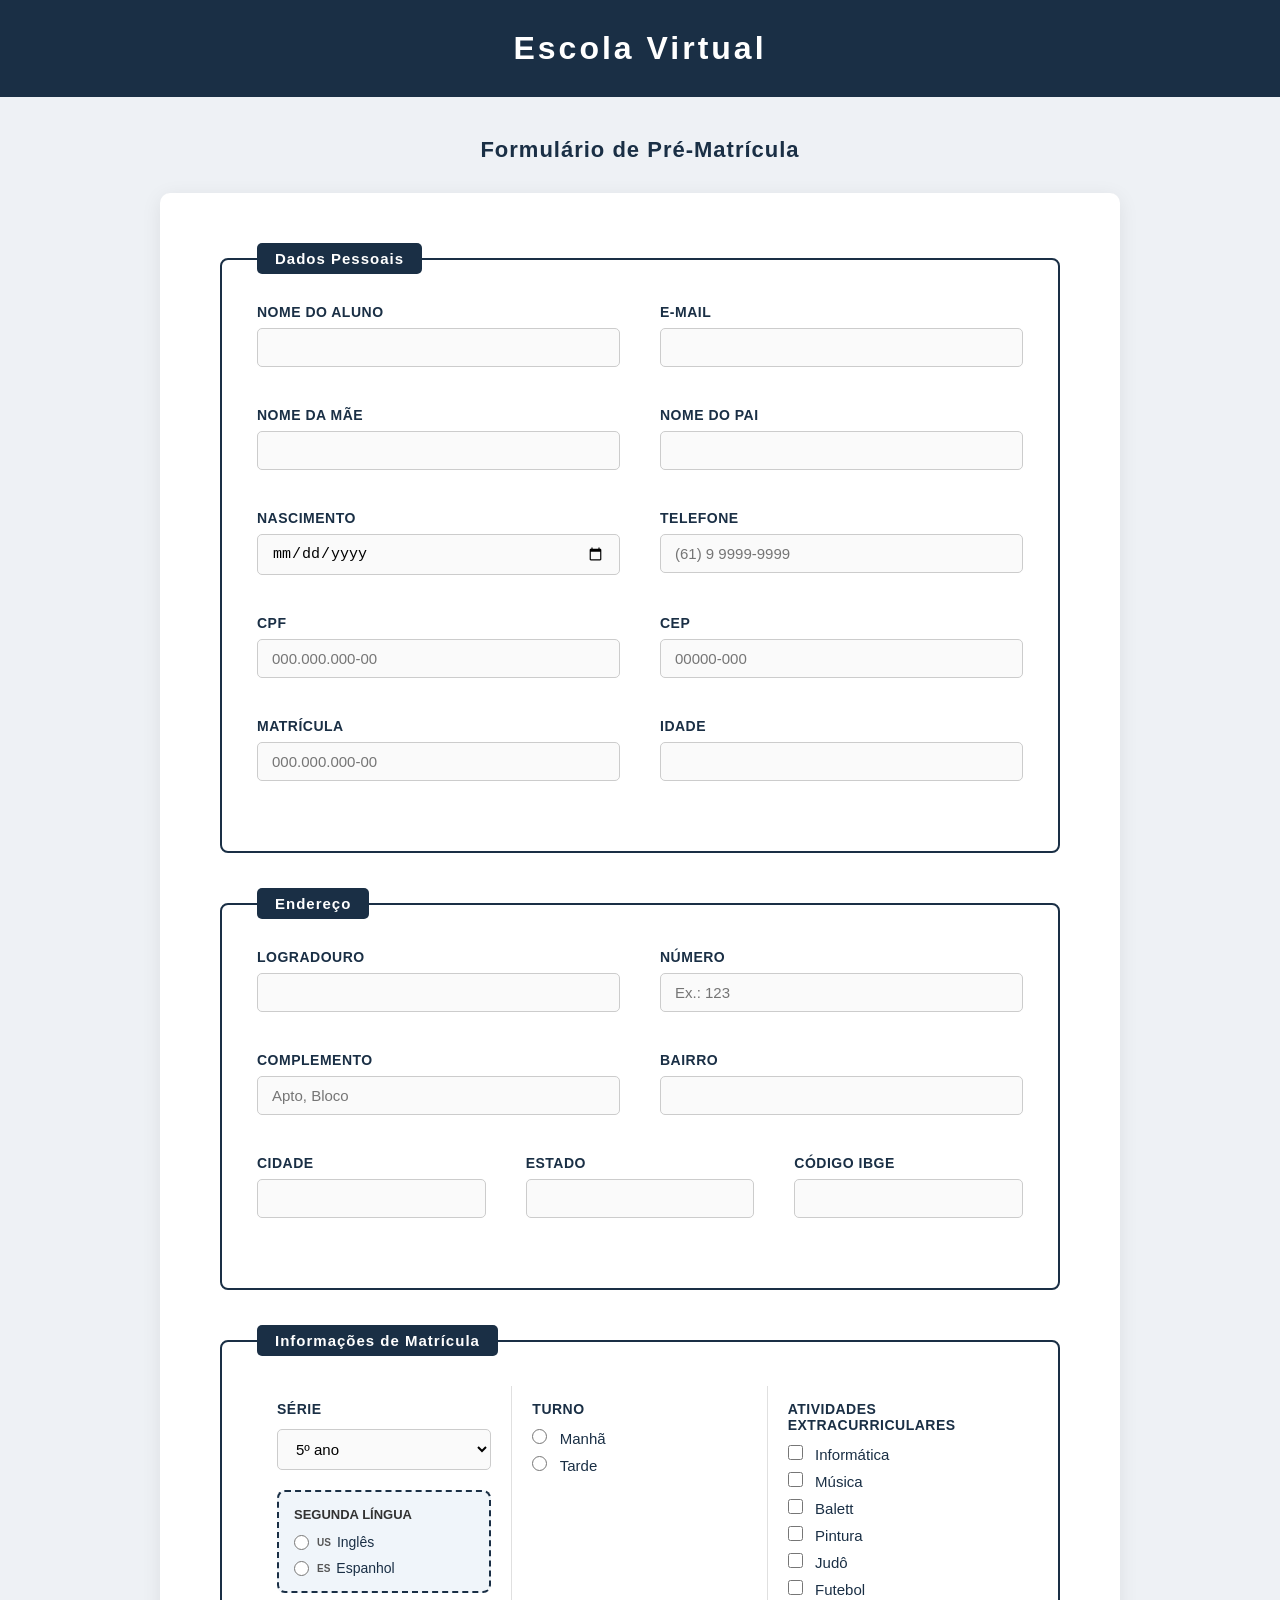
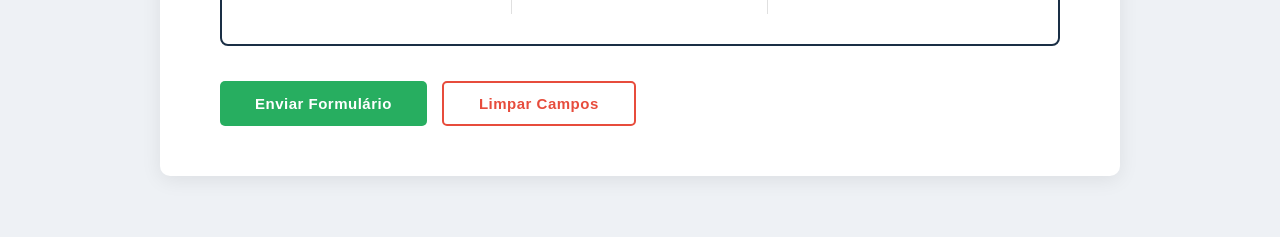
<file: projetos/aula04/index.html>
<!DOCTYPE html>
<html lang="pt-BR">

<head>
  <meta charset="UTF-8">
  <title>Escola Virtual</title>
  <link rel="stylesheet" href="style.css">
</head>

<body>

  <h1>Escola Virtual</h1>
  <h2>Formulário de Pré-Matrícula</h2>

  <form action="" method="post">

    <fieldset>
      <legend><strong>Dados Pessoais</strong></legend>

      <div class="campo-grupo">
        <div class="campo">
          <label for="nome_aluno">Nome do Aluno</label>
          <input type="text" id="nome_aluno" name="nome_aluno" required>
        </div>
        <div class="campo">
          <label for="email">E-Mail</label>
          <input type="email" id="email" name="email">
        </div>
      </div>

      <div class="campo-grupo">
        <div class="campo">
          <label for="nome_mae">Nome da Mãe</label>
          <input type="text" id="nome_mae" name="nome_mae">
        </div>
        <div class="campo">
          <label for="nome_pai">Nome do Pai</label>
          <input type="text" id="nome_pai" name="nome_pai">
        </div>
      </div>

      <div class="campo-grupo">
        <div class="campo">
          <label for="nascimento">Nascimento</label>
          <input type="date" id="nascimento" name="nascimento" onchange="calcularIdade()">
        </div>
        <div class="campo">
          <label for="telefone">Telefone</label>
          <input type="text" id="telefone" name="telefone" maxlength="15" placeholder="(61) 9 9999-9999">
        </div>
      </div>

      <div class="campo-grupo">
        <div class="campo">
          <label for="cpf">CPF</label>
          <input type="text" id="cpf" name="cpf" maxlength="14" placeholder="000.000.000-00">
        </div>
        <div class="campo">
          <label for="cep">CEP</label>
          <input type="text" id="cep" name="cep" maxlength="9" placeholder="00000-000">
        </div>
      </div>

      <div class="campo-grupo">
        <div class="campo">
          <label for="matricula">Matrícula</label>
          <input type="text" id="matricula" name="matricula" maxlength="14" placeholder="000.000.000-00">
        </div>
        <div class="campo">
          <label for="idade">Idade</label>
          <input type="text" id="idade" name="idade" readonly>
        </div>
      </div>

    </fieldset>

    <fieldset>
      <legend><strong>Endereço</strong></legend>

      <div class="campo-grupo">
        <div class="campo">
          <label for="logradouro">Logradouro</label>
          <input type="text" id="logradouro" name="logradouro" readonly>
        </div>
        <div class="campo">
          <label for="numero">Número</label>
          <input type="text" id="numero" name="numero" placeholder="Ex.: 123">
        </div>
      </div>

      <div class="campo-grupo">
        <div class="campo">
          <label for="complemento">Complemento</label>
          <input type="text" id="complemento" name="complemento" placeholder="Apto, Bloco">
        </div>
        <div class="campo">
          <label for="bairro">Bairro</label>
          <input type="text" id="bairro" name="bairro" readonly>
        </div>
      </div>

      <div class="campo-grupo-tres">
        <div class="campo">
          <label for="cidade">Cidade</label>
          <input type="text" id="cidade" name="cidade" readonly>
        </div>
        <div class="campo">
          <label for="estado">Estado</label>
          <input type="text" id="estado" name="estado" readonly>
        </div>
        <div class="campo">
          <label for="ibge">Código IBGE</label>
          <input type="text" id="ibge" name="ibge" readonly>
        </div>
      </div>

    </fieldset>

    <fieldset>
      <legend><strong>Informações de Matrícula</strong></legend>

      <table>
        <tr valign="top">
          <td>
            <strong>Série</strong>
            <select id="serie" name="serie">
              <option value="pre-escolar">Pré-escolar</option>
              <option value="1ano">1º ano</option>
              <option value="2ano">2º ano</option>
              <option value="3ano">3º ano</option>
              <option value="4ano">4º ano</option>
              <option value="5ano" selected>5º ano</option>
            </select>

            <div class="segunda-lingua">
              <strong>SEGUNDA LÍNGUA</strong>
              <div class="opcao-lingua">
                <input type="radio" name="lingua" id="ingles" value="ingles">
                <label for="ingles"><span class="sigla">US</span> Inglês</label>
              </div>
              <div class="opcao-lingua">
                <input type="radio" name="lingua" id="espanhol" value="espanhol">
                <label for="espanhol"><span class="sigla">ES</span> Espanhol</label>
              </div>
            </div>
          </td>

          <td>
            <strong>Turno</strong>
            <input type="radio" name="turno" id="manha" value="manha">
            <label for="manha">Manhã</label><br>
            <input type="radio" name="turno" id="tarde" value="tarde">
            <label for="tarde">Tarde</label>
          </td>

          <td>
            <strong>Atividades Extracurriculares</strong>
            <input type="checkbox" name="atividades" id="informatica" value="informatica">
            <label for="informatica">Informática</label><br>

            <input type="checkbox" name="atividades" id="musica" value="musica">
            <label for="musica">Música</label><br>

            <input type="checkbox" name="atividades" id="balet" value="balet">
            <label for="balet">Balett</label><br>

            <input type="checkbox" name="atividades" id="pintura" value="pintura">
            <label for="pintura">Pintura</label><br>

            <input type="checkbox" name="atividades" id="judo" value="judo">
            <label for="judo">Judô</label><br>

            <input type="checkbox" name="atividades" id="futebol" value="futebol">
            <label for="futebol">Futebol</label>
          </td>
        </tr>
      </table>
    </fieldset>

    <div class="botoes">
      <input type="submit" value="Enviar Formulário">
      <input type="reset" value="Limpar Campos">
    </div>

  </form>

</body>

<script src ="script.js"></script>

</html>
</file>
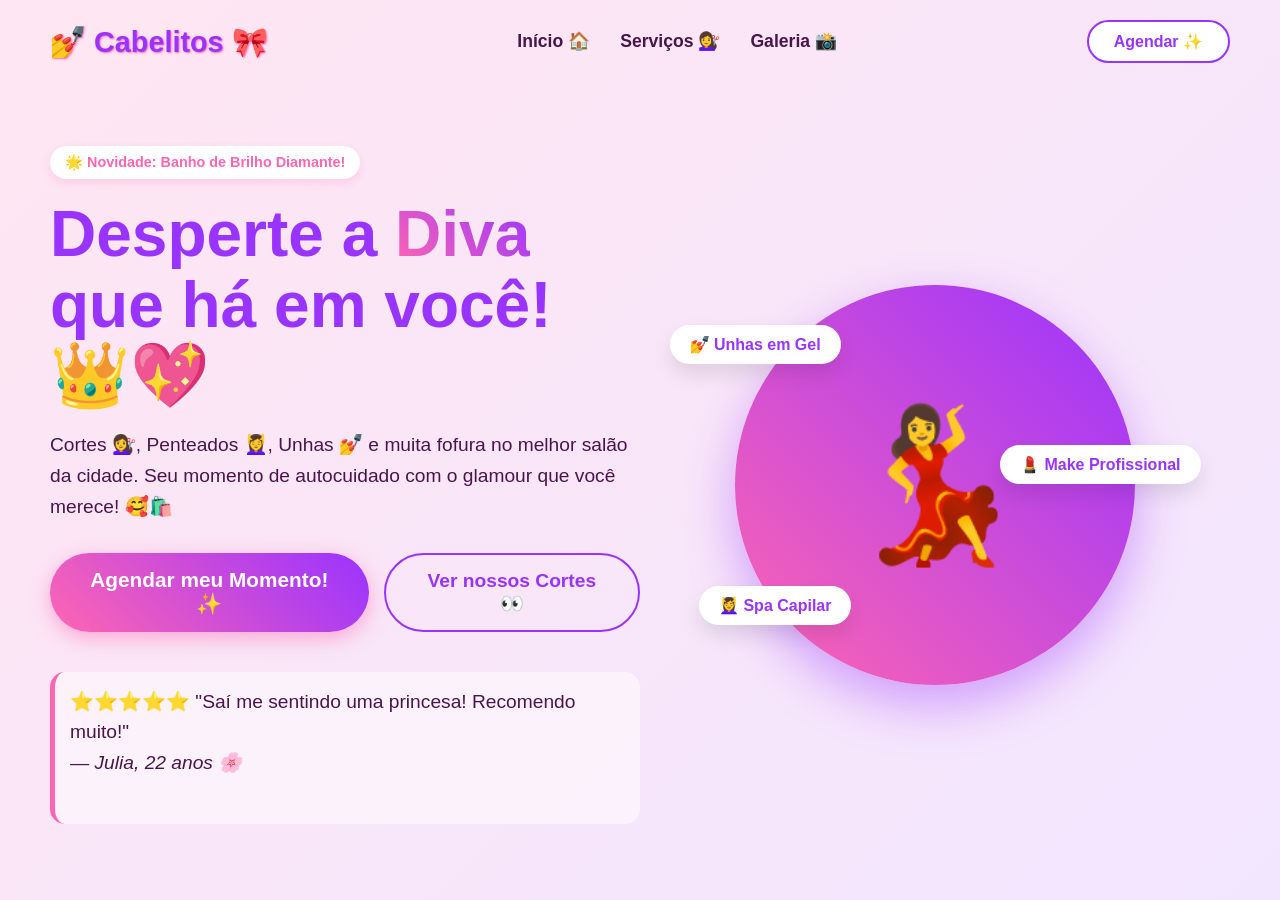
<file: projetos/aula01/marcelalucy.html>
<!DOCTYPE html>
<html lang="pt-BR">
<head>
    <meta charset="UTF-8">
    <meta name="viewport" content="width=device-width, initial-scale=1.0">
    <title>✨ Cabelitos | Beleza & Charme 💖</title>
    
    <!-- AQUI COMEÇA O CSS (ESTILOS E CORES) -->
    <style>
        /* Paleta de Cores e Variáveis */
        :root {
            --rosa-choque: #ff66b2;
            --rosa-claro: #ffe6f2;
            --roxo-brilhante: #9933ff;
            --roxo-claro: #f2e6ff;
            --texto-escuro: #4a154b;
            --branco: #ffffff;
        }

        * {
            margin: 0;
            padding: 0;
            box-sizing: border-box;
            font-family: 'Segoe UI', Tahoma, Geneva, Verdana, sans-serif;
        }

        body {
            background: linear-gradient(135deg, var(--rosa-claro), var(--roxo-claro));
            color: var(--texto-escuro);
            min-height: 100vh;
            overflow-x: hidden;
        }

        /* ================= NAV BAR ================= */
        #navbar {
            display: flex;
            justify-content: space-between;
            align-items: center;
            padding: 20px 50px;
            position: fixed;
            top: 0;
            width: 100%;
            z-index: 100;
            transition: all 0.3s ease;
        }

        #navbar.rolagem {
            background: rgba(255, 255, 255, 0.85);
            backdrop-filter: blur(10px);
            box-shadow: 0 4px 15px rgba(153, 51, 255, 0.1);
            padding: 15px 50px;
        }

        .logo {
            font-size: 1.8rem;
            font-weight: bold;
            color: var(--roxo-brilhante);
            text-shadow: 1px 1px 2px var(--rosa-choque);
        }

        .nav-links {
            display: flex;
            list-style: none;
            gap: 30px;
        }

        .nav-links a {
            text-decoration: none;
            color: var(--texto-escuro);
            font-weight: 600;
            font-size: 1.1rem;
            transition: color 0.3s;
        }

        .nav-links a:hover {
            color: var(--rosa-choque);
        }

        /* ================= BOTOES ================= */
        button {
            cursor: pointer;
            border-radius: 50px;
            font-weight: bold;
            transition: transform 0.3s, box-shadow 0.3s;
        }

        .btn-nav {
            background: var(--branco);
            color: var(--roxo-brilhante);
            border: 2px solid var(--roxo-brilhante);
            padding: 10px 25px;
            font-size: 1rem;
        }

        .btn-nav:hover {
            background: var(--roxo-brilhante);
            color: var(--branco);
        }

        .btn-primario {
            background: linear-gradient(45deg, var(--rosa-choque), var(--roxo-brilhante));
            color: white;
            border: none;
            padding: 15px 35px;
            font-size: 1.3rem;
            box-shadow: 0 6px 20px rgba(255, 102, 178, 0.5);
        }

        .btn-primario:hover {
            transform: scale(1.05) translateY(-3px);
            box-shadow: 0 10px 30px rgba(153, 51, 255, 0.7);
        }

        .btn-secundario {
            background: transparent;
            color: var(--roxo-brilhante);
            border: 2px solid var(--roxo-brilhante);
            padding: 15px 35px;
            font-size: 1.2rem;
        }

        .btn-secundario:hover {
            background: rgba(153, 51, 255, 0.1);
            transform: translateY(-3px);
        }

        /* ================= HERO SECTION ================= */
        .hero-section {
            display: flex;
            align-items: center;
            justify-content: space-between;
            min-height: 100vh;
            padding: 120px 50px 50px 50px;
            max-width: 1400px;
            margin: 0 auto;
        }

        .hero-text {
            flex: 1;
            max-width: 600px;
        }

        .tag-novidade {
            display: inline-block;
            background: var(--branco);
            color: var(--rosa-choque);
            padding: 8px 15px;
            border-radius: 20px;
            font-weight: bold;
            font-size: 0.9rem;
            margin-bottom: 20px;
            box-shadow: 0 4px 10px rgba(255, 102, 178, 0.2);
        }

        h1 {
            font-size: 4rem;
            line-height: 1.1;
            margin-bottom: 20px;
            color: var(--roxo-brilhante);
        }

        .destaque {
            color: transparent;
            background: linear-gradient(45deg, var(--rosa-choque), var(--roxo-brilhante));
            -webkit-background-clip: text;
            text-shadow: none;
        }

        .hero-text p {
            font-size: 1.2rem;
            line-height: 1.6;
            margin-bottom: 30px;
        }

        .hero-botoes {
            display: flex;
            gap: 15px;
            margin-bottom: 40px;
        }

        .prova-social {
            background: rgba(255, 255, 255, 0.5);
            padding: 15px;
            border-radius: 15px;
            border-left: 5px solid var(--rosa-choque);
            font-size: 0.95rem;
        }

        /* ================= HERO VISUAL ================= */
        .hero-visual {
            flex: 1;
            display: flex;
            justify-content: center;
            position: relative;
        }

        .circulo-magico {
            width: 400px;
            height: 400px;
            background: linear-gradient(45deg, var(--rosa-choque), var(--roxo-brilhante));
            border-radius: 50%;
            display: flex;
            justify-content: center;
            align-items: center;
            box-shadow: 0 20px 50px rgba(153, 51, 255, 0.4);
            animation: pulsar 4s infinite alternate ease-in-out;
        }

        .emoji-gigante {
            font-size: 150px;
        }

        /* Selos flutuantes ao redor do círculo */
        .selo-flutuante {
            position: absolute;
            background: var(--branco);
            padding: 10px 20px;
            border-radius: 30px;
            font-weight: bold;
            color: var(--roxo-brilhante);
            box-shadow: 0 10px 20px rgba(0,0,0,0.1);
            animation: flutuar 3s infinite alternate ease-in-out;
        }

        .selo-1 { top: 10%; left: 5%; animation-delay: 0s; }
        .selo-2 { bottom: 15%; left: 10%; animation-delay: 1s; }
        .selo-3 { top: 40%; right: 5%; animation-delay: 2s; }

        /* Animações */
        @keyframes pulsar {
            0% { transform: scale(1); border-radius: 40% 60% 70% 30% / 40% 50% 60% 50%; }
            100% { transform: scale(1.05); border-radius: 60% 40% 30% 70% / 60% 30% 70% 40%; }
        }

        @keyframes flutuar {
            from { transform: translateY(0px); }
            to { transform: translateY(-15px); }
        }

        /* Responsividade Básica */
        @media (max-width: 900px) {
            .hero-section { flex-direction: column; text-align: center; padding-top: 150px; }
            .hero-botoes { justify-content: center; flex-wrap: wrap; }
            .hero-visual { margin-top: 50px; }
            .prova-social { text-align: left; }
            .nav-links { display: none; }
        }
    </style>
</head>
<body>

    <!-- ================= CONTEÚDO HTML ================= -->
    
    <!-- Barra de Navegação -->
    <nav id="navbar">
        <div class="logo">💅 Cabelitos 🎀</div>
        <ul class="nav-links">
            <li><a href="#">Início 🏠</a></li>
            <li><a href="#">Serviços 💇‍♀️</a></li>
            <li><a href="#">Galeria 📸</a></li>
        </ul>
        <button class="btn-nav" id="btnMenu">Agendar ✨</button>
    </nav>

    <!-- Seção Hero Principal -->
    <section class="hero-section">
        
        <!-- Lado Esquerdo: Textos e Botões -->
        <div class="hero-text">
            <span class="tag-novidade">🌟 Novidade: Banho de Brilho Diamante!</span>
            
            <h1>Desperte a <span class="destaque">Diva</span> que há em você! 👑💖</h1>
            
            <p>Cortes 💇‍♀️, Penteados 💆‍♀️, Unhas 💅 e muita fofura no melhor salão da cidade. Seu momento de autocuidado com o glamour que você merece! 🥰🛍️</p>
            
            <div class="hero-botoes">
                <button id="btnPrincipal" class="btn-primario">Agendar meu Momento! ✨</button>
                <button class="btn-secundario">Ver nossos Cortes 👀</button>
            </div>

            <div class="prova-social">
                <p>⭐⭐⭐⭐⭐ "Saí me sentindo uma princesa! Recomendo muito!" <br><em>— Julia, 22 anos 🌸</em></p>
            </div>
        </div>
        
        <!-- Lado Direito: Elementos Visuais e Emojis -->
        <div class="hero-visual">
            <div class="circulo-magico">
                <span class="emoji-gigante">💃</span>
            </div>
            
            <!-- Selos flutuantes -->
            <div class="selo-flutuante selo-1">💅 Unhas em Gel</div>
            <div class="selo-flutuante selo-2">💆‍♀️ Spa Capilar</div>
            <div class="selo-flutuante selo-3">💄 Make Profissional</div>
        </div>
        
    </section>

    <!-- ================= AQUI COMEÇA O JAVASCRIPT ================= -->
    <script>
        document.addEventListener('DOMContentLoaded', () => {
            
            // --- EFEITO DO MENU AO ROLAR A PÁGINA ---
            const navbar = document.getElementById('navbar');
            
            window.addEventListener('scroll', () => {
                if (window.scrollY > 50) {
                    navbar.classList.add('rolagem');
                } else {
                    navbar.classList.remove('rolagem');
                }
            });

            // --- ANIMAÇÃO DOS BOTÕES (CHUVA DE EMOJIS) ---
            const btnPrincipal = document.getElementById('btnPrincipal');
            const btnMenu = document.getElementById('btnMenu');
            
            function dispararEmojis() {
                // Cria uma chuva de emojis na tela
                for(let i = 0; i < 30; i++) {
                    setTimeout(criarEmojiAnimado, i * 50);
                }
            }

            btnPrincipal.addEventListener('click', dispararEmojis);
            btnMenu.addEventListener('click', dispararEmojis);

            function criarEmojiAnimado() {
                const elemento = document.createElement('div');
                const emojis = ['💖', '✨', '🎀', '🌸', '👑', '💅'];
                elemento.innerText = emojis[Math.floor(Math.random() * emojis.length)];
                
                // Estilização inicial do emoji criado
                elemento.style.position = 'fixed'; 
                elemento.style.fontSize = Math.random() * 25 + 15 + 'px';
                elemento.style.left = Math.random() * 100 + 'vw';
                elemento.style.top = '100vh'; 
                elemento.style.pointerEvents = 'none';
                elemento.style.zIndex = '9999';
                elemento.style.transition = 'transform 2s ease-out, opacity 2s ease-out, top 2s ease-out';
                
                document.body.appendChild(elemento);
                
                // Força a renderização antes de animar
                requestAnimationFrame(() => {
                    elemento.style.top = (Math.random() * 50) + 'vh'; 
                    elemento.style.transform = `scale(${Math.random() + 1}) rotate(${Math.random() * 360}deg)`;
                    elemento.style.opacity = '0';
                });

                // Limpa o DOM após a animação
                setTimeout(() => {
                    elemento.remove();
                }, 2000);
            }
        });
    </script>
</body>
</html>
</file>
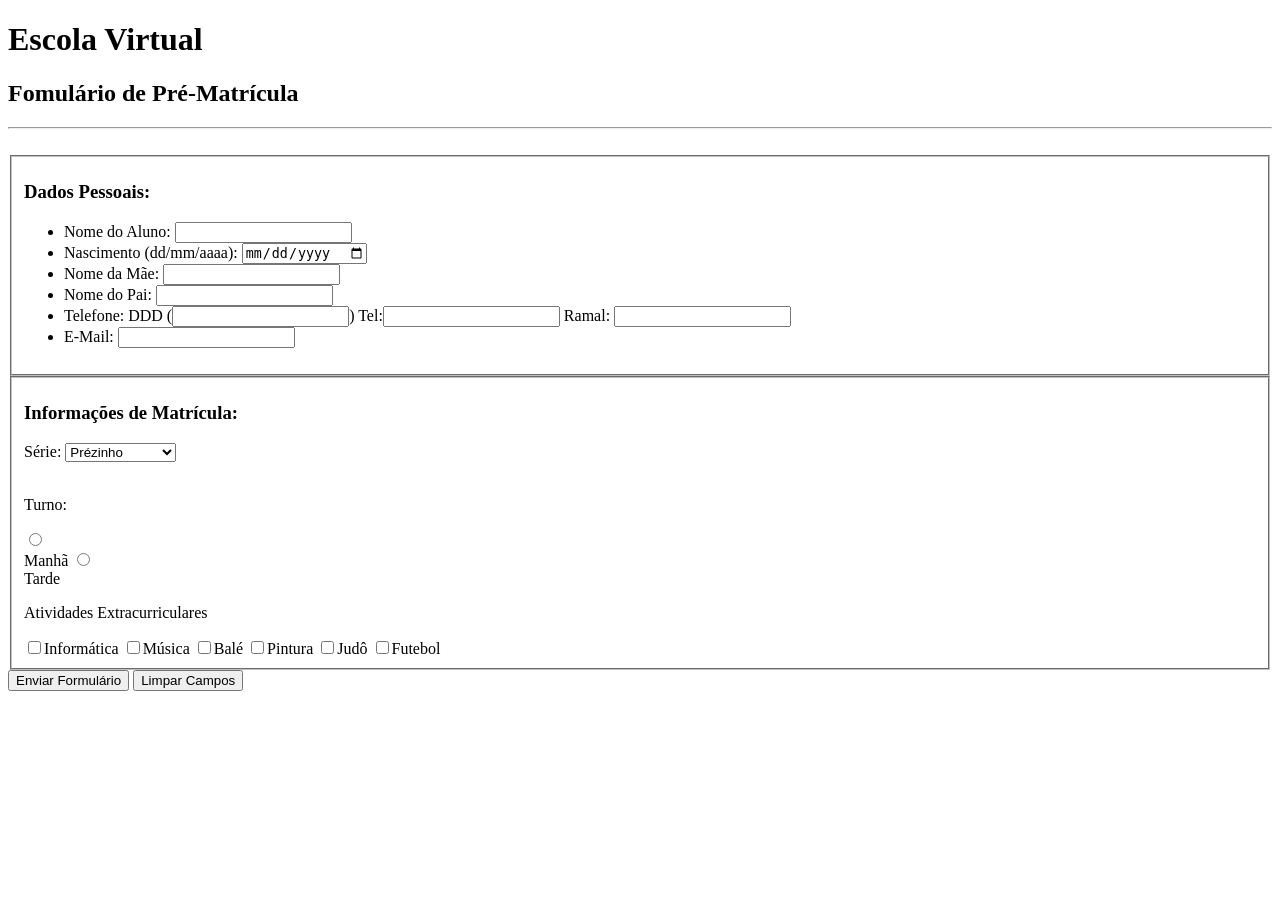
<file: projetos/aula02/escolavirtual.html>
<!DOCTYPE html>
<html lang="en">

<head>
    <meta charset="UTF-8">
    <meta name="viewport" content="width=device-width, initial-scale=1.0">
    <title>Escola Virtual</title>
</head>

<body>
    <h1>Escola Virtual</h1>
    <h2>Fomulário de Pré-Matrícula</h2>
    <hr>
    <br>

    <fieldset>
        <div>
            <h3>Dados Pessoais:</h3>
            <ul>
                <li>Nome do Aluno: <input type="text"></li>
                <li>Nascimento (dd/mm/aaaa): <input type="date"></li>
                <li>Nome da Mãe: <input type="text"></li>
                <li>Nome do Pai: <input type="text"></li>
                <li>Telefone: DDD (<input type="number">) Tel:<input type="number"> Ramal: <input type="number"></li>
                <li>E-Mail: <input type="email"></li>
            </ul>
        </div>
    </fieldset>
    <fieldset>
        <h3>Informações de Matrícula:</h3>
        <div>
            Série: <select>
                <option>
                    Prézinho
                </option>
                <option>
                    Fundamental 1
                </option>
                <option>
                    Fundamental 2
                </option>
                <option>
                    Ensino Médio
                </option>
            </select>
        </div>
        <br>
        <div>
            <p>Turno:</p>

            <input type="radio" name="turno" value="manha"><br>
            <label for="manha">Manhã</label>

            <input type="radio" name="turno" value="tarde"><br>
            <label for="tarde">Tarde</label>
        </div>
        <div>
            <p>Atividades Extracurriculares</p>
            <input type="checkbox">Informática
            <input type="checkbox">Música
            <input type="checkbox">Balé
            <input type="checkbox">Pintura
            <input type="checkbox">Judô
            <input type="checkbox">Futebol
        </div>
    </fieldset>
    <button>Enviar Formulário</button>
    <button>Limpar Campos</button>
</body>

</html>
</file>
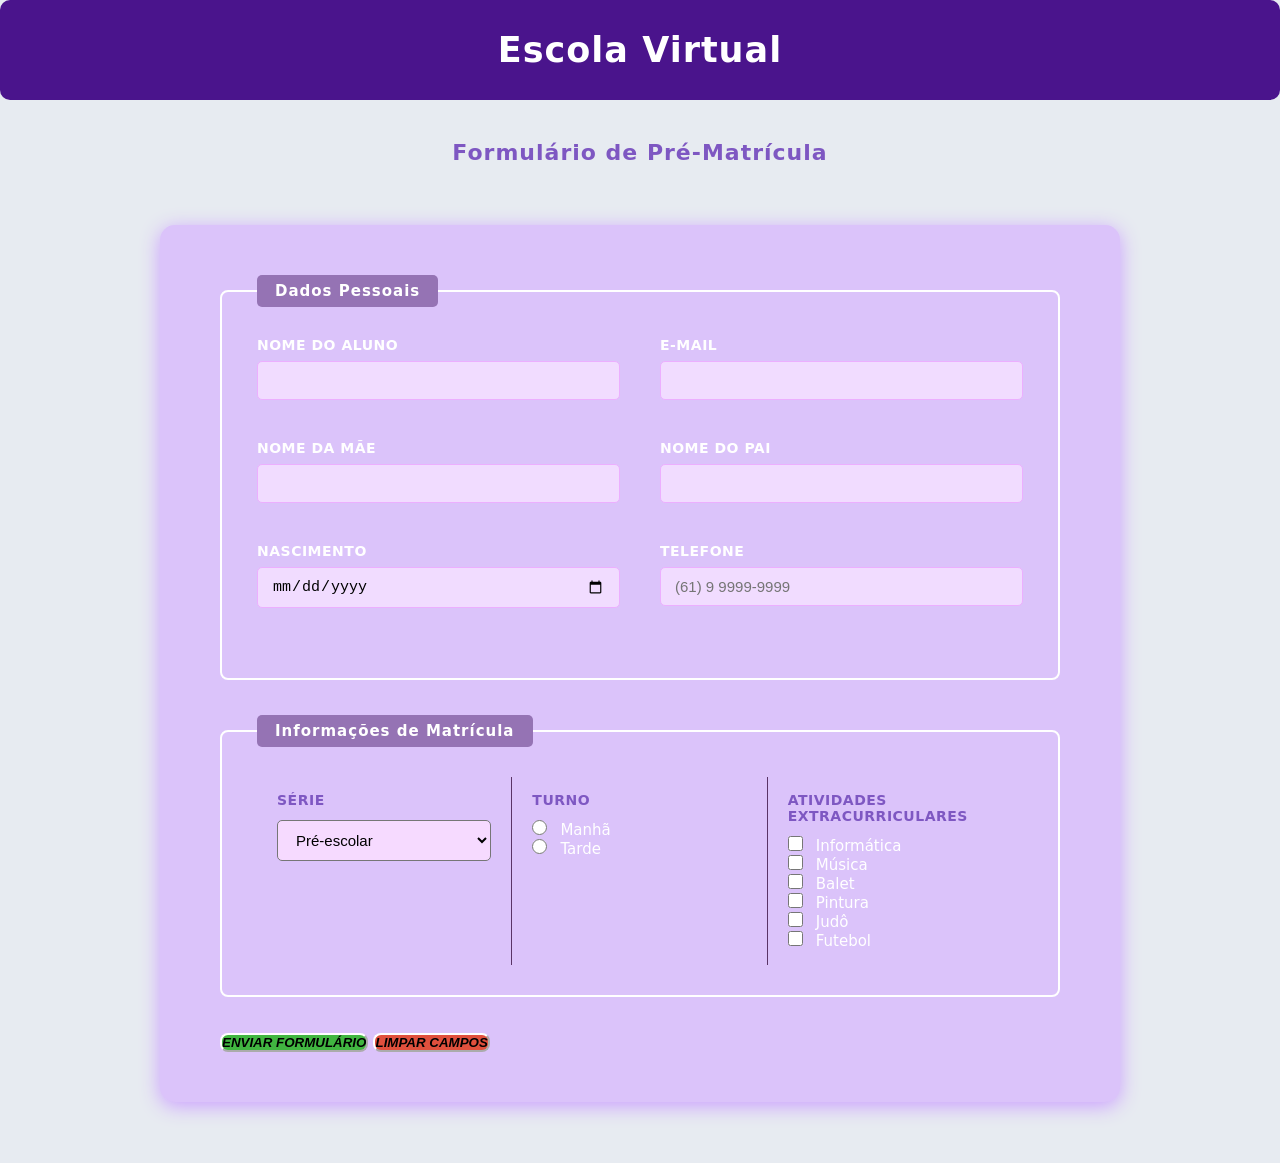
<file: projetos/aula03/aula.html>
<!DOCTYPE html>
<html lang="en">

<head>
  <meta charset="UTF-8">
  <meta name="viewport" content="width=device-width, initial-scale=1.0">
  <title>Escola Virtual</title>

  <style>
    * {
      margin: 0;
      padding: 0;
      box-sizing: border-box;
    }

    body {
      font-family: system-ui, -apple-system, BlinkMacSystemFont, 'Segoe UI', Roboto, Oxygen, Ubuntu, Cantarell, 'Open Sans', 'Helvetica Neue', sans-serif;
      font-size: 16px;
      background-color: rgb(231, 235, 241);
      color: rgb(74, 20, 140);
      min-height: 100vh;
    }

    h1 {
      background-color: rgb(74, 20, 140);
      color: rgb(255, 255, 255);
      text-align: center;
      padding: 30px 20px;
      font-size: 35px;
      letter-spacing: 1px;
      border-radius: 10px;
    }

    h2 {
      text-align: center;
      color: rgb(126, 87, 194);
      font-weight: bold;
      margin: 40px 0 30px;
      font-size: 22px;
      letter-spacing: 1px;
    }

    form {
      width: 90%;
      max-width: 960px;
      margin: 60px auto 60px auto;
      background-color: rgb(219, 195, 250);
      padding: 50px 60px;
      border-radius: 15px;
      color: rgb(238, 194, 255);
      box-shadow: 0 4px 20px rgb(203, 158, 255);
      align-items: center;
    }

    fieldset {
      border: 2px solid #ffff;
      border-radius: 8px;
      padding: 30px 35px;
      margin-bottom: 35px;
    }

    legend {
      background-color: rgb(149, 115, 180);
      color: rgb(255, 255, 255);
      padding: 7px 18px;
      border-radius: 5px;
      font-size: 15px;
      letter-spacing: 1px;
    }

    .campo-grupo {
      display: grid;
      grid-template-columns: 1fr 1fr;
      gap: 20px 40px;
      margin-bottom: 20px;
    }

    .campo {
      display: flex;
      flex-direction: column;
      margin-bottom: 20px;
    }

    label {
      display: inline-block;
      margin-bottom: 8px;
      font-weight: bold;
      color: #ffffff;
      font-size: 14px;
      text-transform: uppercase;
      letter-spacing: 0.5px;
    }

    input[type='text'],
    input[type='date'],
    input[type='email'] {
      padding: 10px 14px;
      border: 1px solid #ecafff;
      border-radius: 5px;
      font-size: 15px;
      background-color: #f1dcff;
      transition: border-color 0.3s, box-shadow 0.3s;
    }

    .campo input[type='text'],
    .campo input[type='date'],
    .campo input[type='email'] {
      width: 100%;
    }

    .campo input[type='text']:focus,
    .campo input[type='date']:focus,
    .campo input[type='email']:focus {
      border-color: rgb(149, 115, 180);
      box-shadow: 0 0 0 3px #f1dcff;
      outline: none;
      background-color: #ffffff;
    }

    select {
      padding: 10px 14px;
      border: 1px solido #a657e6;
      border-radius: 5px;
      font-size: 15px;
      background-color: #f6daff;
      cursor: pointer;
      width: 100%;
      transition: border-color 0.3s;
    }

    select:focus {
      border-color: #ffffff;
      outline: none;
    }

    table {
      width: 100%;
      border-collapse: separate;
      border-spacing: 0;
    }

    td{
      padding: 15px 20px;
      vertical-align: top;
      border-right: 1px solid #5a3466;
      width: 33.33%;
    }

    td:last-child{
      border-right: none;
    }

    td > b, td > strong {
      display: block;
      font-size: 14px;
      text-transform: uppercase;
      letter-spacing: 0.5px;
      color: rgb(126, 87, 194);
      margin-bottom: 12px;
    }

    input[type='radio'],
    input[type='checkbox']{
      margin-right: 8px;
      cursor: pointer;
      accent-color: #ffff;
      width: 15px;
      height: 15px;
    }

    td label {
      text-transform: none;
      letter-spacing: 0;
      font-weight: normal;
      font-size: 15px;
      display: inline;
      margin-bottom: 0;
    }

    .botoes {
      height: auto;
      cursor: pointer;

    }

    .botoes input[type='submit'] {
      text-transform: uppercase;
      letter-spacing: normal;
      font-style: italic;
      font-weight: bold;
      border-color: #ffffff;
      background-color: rgb(65, 182, 65);
      border-radius: 8px;
    }

    .botoes input[type='reset'] {
      text-transform: uppercase;
      letter-spacing: normal;
      font-style: italic;
      font-weight: bold;
      border-color: #ffffff;
      background-color: rgb(224, 80, 61);
      border-radius: 8px;
    }
  </style>

</head>

<body>

  <h1>Escola Virtual</h1>
  <h2>Formulário de Pré-Matrícula</h2>

  <form action="" method="post">

    <fieldset>
      <legend><strong>Dados Pessoais</strong></legend>

      <div class="campo-grupo">
        <div class="campo">
          <label for="nome_aluno">Nome do Aluno</label>
          <input type="text" id="nome_aluno" name="nome_aluno" required>
        </div>
        <div class="campo">
          <label for="email">E-Mail</label>
          <input type="email" id="email" name="email">
        </div>
      </div>

      <div class="campo-grupo">
        <div class="campo">
          <label for="nome_mae">Nome da Mãe</label>
          <input type="text" id="nome_mae" name="nome_mae">
        </div>
        <div class="campo">
          <label for="nome_pai">Nome do Pai</label>
          <input type="text" id="nome_pai" name="nome_pai">
        </div>
      </div>

      <div class="campo-grupo">
        <div class="campo">
          <label for="nascimento">Nascimento</label>
          <input type="date" id="nascimento" name="nascimento">
        </div>
        <div class="campo">
          <label for="telefone">Telefone</label>
          <input type="text" id="telefone" name="telefone" maxlength="15" placeholder="(61) 9 9999-9999">
        </div>
      </div>

    </fieldset>

    <fieldset>
      <legend><strong>Informações de Matrícula</strong></legend>

      <table>
        <tr valign="top">
          <td>
            <strong>Série</strong>
            <select id="serie" name="serie">
              <option value="pre-escolar">Pré-escolar</option>
              <option value="1ano">1º ano</option>
              <option value="2ano">2º ano</option>
              <option value="3ano">3º ano</option>
              <option value="4ano">4º ano</option>
              <option value="5ano">5º ano</option>
            </select>
          </td>

          <td>
            <strong>Turno</strong>
            <input type="radio" name="turno" id="manha" value="manha">
            <label for="manha">Manhã</label><br>
            <input type="radio" name="turno" id="tarde" value="tarde">
            <label for="tarde">Tarde</label>
          </td>

          <td>
            <strong>Atividades Extracurriculares</strong>
            <input type="checkbox" name="atividades" id="informatica" value="informatica">
            <label for="informatica">Informática</label><br>

            <input type="checkbox" name="atividades" id="musica" value="musica">
            <label for="musica">Música</label><br>

            <input type="checkbox" name="atividades" id="balet" value="balet">
            <label for="balet">Balet</label><br>

            <input type="checkbox" name="atividades" id="pintura" value="pintura">
            <label for="pintura">Pintura</label><br>

            <input type="checkbox" name="atividades" id="judo" value="judo">
            <label for="judo">Judô</label><br>

            <input type="checkbox" name="atividades" id="futebol" value="futebol">
            <label for="futebol">Futebol</label>
          </td>
        </tr>
      </table>
    </fieldset>

    <div class="botoes">
      <input type="submit" value="Enviar Formulário">
      <input type="reset" value="Limpar Campos">
    </div>

  </form>

</body>

</html>
</file>
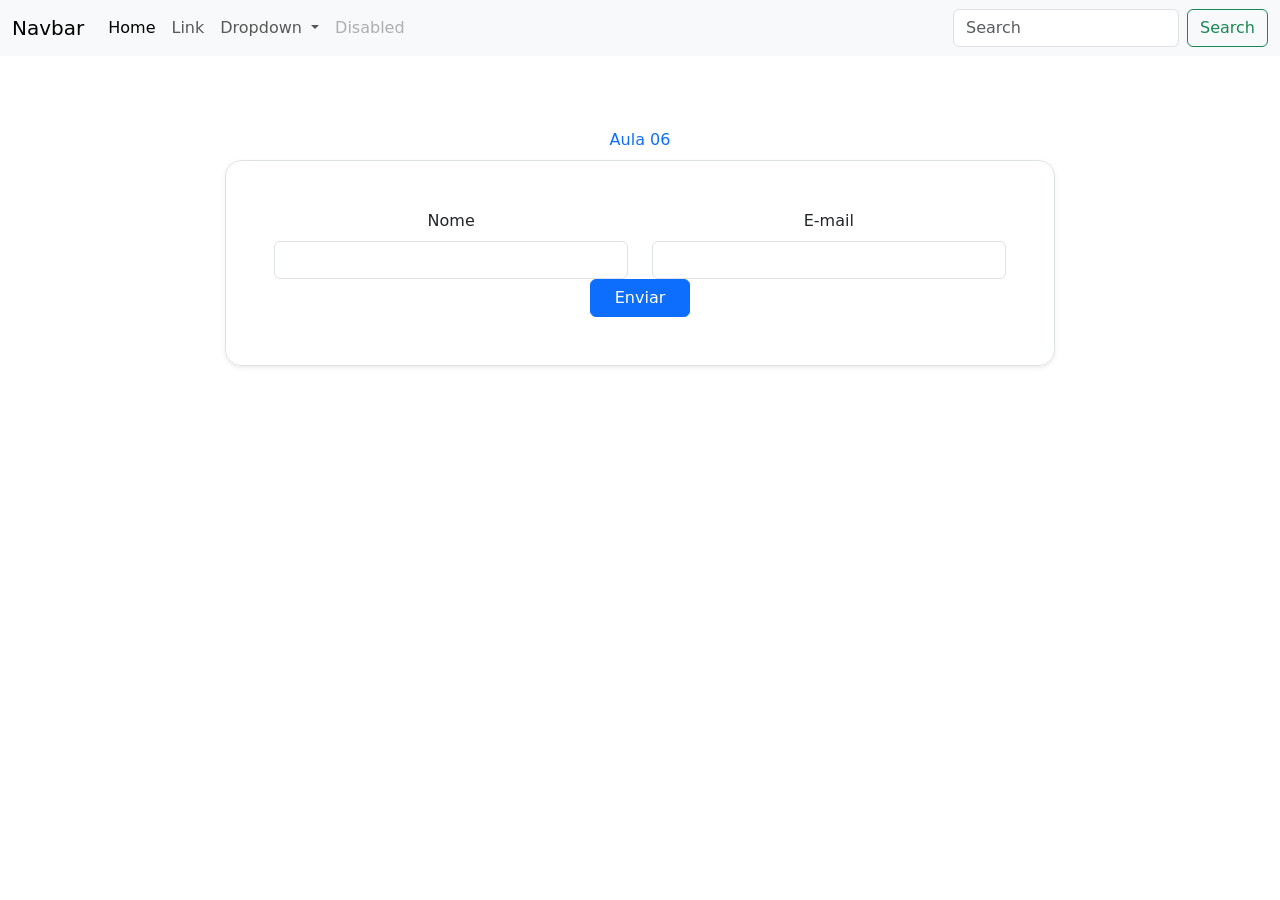
<file: projetos/aula06/aula06.html>
<!DOCTYPE html>
<html lang="en">

<head>
    <meta charset="UTF-8">
    <meta name="viewport" content="width=device-width, initial-scale=1.0">
    <title>Document</title>
    <link href="https://cdn.jsdelivr.net/npm/bootstrap@5.3.8/dist/css/bootstrap.min.css" rel="stylesheet"
        integrity="sha384-sRIl4kxILFvY47J16cr9ZwB07vP4J8+LH7qKQnuqkuIAvNWLzeN8tE5YBujZqJLB" crossorigin="anonymous">
</head>

<body>
    <nav class="navbar navbar-expand-lg bg-body-tertiary">
        <div class="container-fluid">
            <a class="navbar-brand" href="#">Navbar</a>
            <button class="navbar-toggler" type="button" data-bs-toggle="collapse"
                data-bs-target="#navbarSupportedContent" aria-controls="navbarSupportedContent" aria-expanded="false"
                aria-label="Toggle navigation">
                <span class="navbar-toggler-icon"></span>
            </button>
            <div class="collapse navbar-collapse" id="navbarSupportedContent">
                <ul class="navbar-nav me-auto mb-2 mb-lg-0">
                    <li class="nav-item">
                        <a class="nav-link active" aria-current="page" href="#">Home</a>
                    </li>
                    <li class="nav-item">
                        <a class="nav-link" href="#">Link</a>
                    </li>
                    <li class="nav-item dropdown">
                        <a class="nav-link dropdown-toggle" href="#" role="button" data-bs-toggle="dropdown"
                            aria-expanded="false">
                            Dropdown
                        </a>
                        <ul class="dropdown-menu">
                            <li><a class="dropdown-item" href="#">Action</a></li>
                            <li><a class="dropdown-item" href="#">Another action</a></li>
                            <li>
                                <hr class="dropdown-divider">
                            </li>
                            <li><a class="dropdown-item" href="#">Something else here</a></li>
                        </ul>
                    </li>
                    <li class="nav-item">
                        <a class="nav-link disabled" aria-disabled="true">Disabled</a>
                    </li>
                </ul>
                <form class="d-flex" role="search">
                    <input class="form-control me-2" type="search" placeholder="Search" aria-label="Search" />
                    <button class="btn btn-outline-success" type="submit">Search</button>
                </form>
            </div>
        </div>
    </nav>

    <main>

        <section id="formulário" class="py-5">
            <div class="container-fluid py-4">
                <div class="row justify-content-center">
                    <div class="col-md-8">
                        <div class="text-center mb-5">
                            <p class="text-primary mb-2">
                                Aula 06
                            </p>

                            <form action="" method="post" class="bg-write border rounded-4 shadow-sm p-4 p-md-5">
                                <div class="row g-4">
                                    <div class="col-md-6">
                                        <label for="" class="form-label">Nome</label>
                                        <input type="text" class="form-control">
                                    </div>
                                    <div class="col-md-6">
                                        <label for="" class="form-label">E-mail</label>
                                        <input type="email" class="form-control">
                                    </div>
                                </div>
                                <div class="col-md-12">
                                    <button type="submit" class="btn btn-primary px-4">Enviar</button>
                                </div>
                            </form>

                        </div>
                    </div>
                </div>
            </div>
        </section>

    </main>
</body>
<script src="https://cdn.jsdelivr.net/npm/bootstrap@5.3.8/dist/js/bootstrap.bundle.min.js"
    integrity="sha384-FKyoEForCGlyvwx9Hj09JcYn3nv7wiPVlz7YYwJrWVcXK/BmnVDxM+D2scQbITxI"
    crossorigin="anonymous"></script>

</html>
</file>
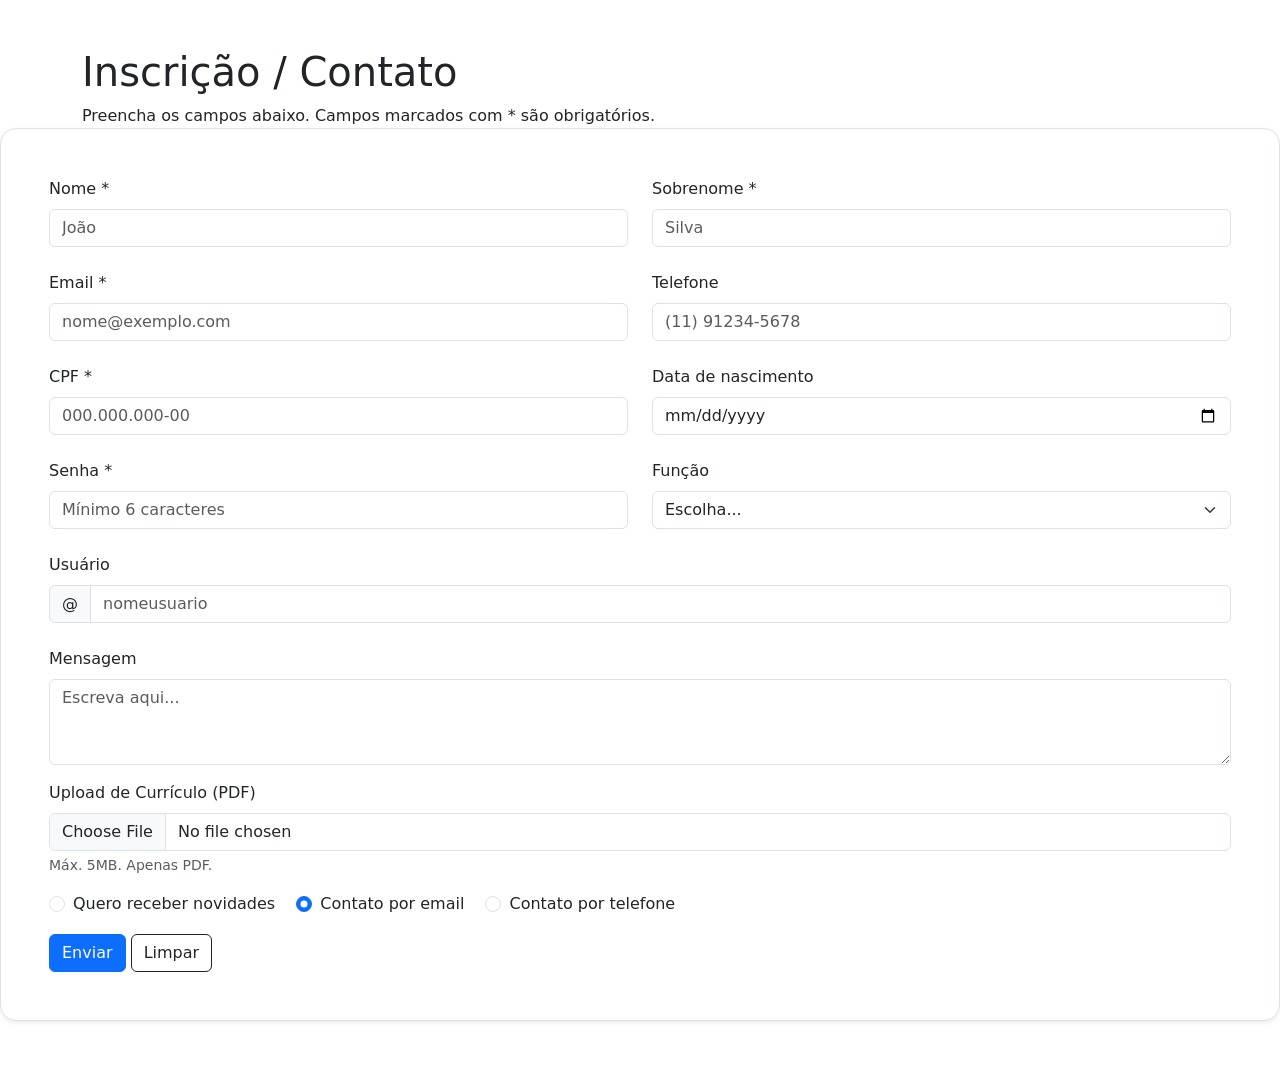
<file: projetos/aula06/exercicio_formulario.html>
<!DOCTYPE html>
<html lang="pt-br">

<head>
    <meta charset="UTF-8">
    <meta name="viewport" content="width=device-width, initial-scale=1.0">
    <title>Exercício</title>
    <link href="https://cdn.jsdelivr.net/npm/bootstrap@5.3.8/dist/css/bootstrap.min.css" rel="stylesheet"
        integrity="sha384-sRIl4kxILFvY47J16cr9ZwB07vP4J8+LH7qKQnuqkuIAvNWLzeN8tE5YBujZqJLB" crossorigin="anonymous">
</head>

<body>
    <main>
        <section id="formulário" class="py-5">
            <div class="container">
                <h1>Inscrição / Contato</h1>
                Preencha os campos abaixo. Campos marcados com * são obrigatórios.
            </div>

            <form action="" method="post" class="bg-white border rounded-4 shadow-sm p-4 p-md-5">
                <div class="row g-4">
                    <div class="col-md-6">
                        <label for="nome" class="form-label">Nome *</label>
                        <input type="text" class="form-control" id="nome" placeholder="João">
                    </div>
                    <div class="col-md-6">
                        <label for="sobrenome" class="form-label">Sobrenome *</label>
                        <input type="text" class="form-control" id="sobrenome" placeholder="Silva">
                    </div>
                </div>

                <div class="row g-4 mt-0">
                    <div class="col-md-6">
                        <label for="email" class="form-label">Email *</label>
                        <input type="email" class="form-control" id="email" placeholder="nome@exemplo.com">
                    </div>
                    <div class="col-md-6">
                        <label for="telefone" class="form-label">Telefone</label>
                        <input type="text" class="form-control" id="telefone" placeholder="(11) 91234-5678">
                    </div>
                </div>

                <div class="row g-4 mt-0">
                    <div class="col-md-6">
                        <label for="cpf" class="form-label">CPF *</label>
                        <input type="text" class="form-control" id="cpf" placeholder="000.000.000-00">
                    </div>
                    <div class="col-md-6">
                        <label for="nascimento" class="form-label">Data de nascimento</label>
                        <input type="date" class="form-control" id="nascimento">
                    </div>
                </div>

                <div class="row g-4 mt-0">
                    <div class="col-md-6">
                        <label for="senha" class="form-label">Senha *</label>
                        <input type="password" class="form-control" id="senha" placeholder="Mínimo 6 caracteres">
                    </div>
                    <div class="col-md-6">
                        <label for="funcao" class="form-label">Função</label>
                        <select class="form-select" id="funcao" aria-label="Função">
                            <option selected>Escolha...</option>
                            <option value="1">Repositor</option>
                            <option value="2">Caixa</option>
                            <option value="3">Açougue</option>
                        </select>
                    </div>
                </div>

                <div class="row g-4 mt-0">
                    <div class="col-md-12">
                        <label for="usuario" class="form-label">Usuário</label>
                        <div class="input-group">
                            <span class="input-group-text">@</span>
                            <input type="text" class="form-control" id="usuario" placeholder="nomeusuario">
                        </div>
                    </div>
                </div>

                <div class="mb-3 mt-4">
                    <label for="exampleFormControlTextarea1" class="form-label">Mensagem</label>
                    <textarea class="form-control" id="exampleFormControlTextarea1" rows="3"
                        placeholder="Escreva aqui..."></textarea>
                </div>

                <div class="mb-3">
                    <label for="formFile" class="form-label">Upload de Currículo (PDF)</label>
                    <input class="form-control" type="file" id="formFile" accept=".pdf">
                    <div class="form-text">Máx. 5MB. Apenas PDF.</div>
                </div>

                <div class="mb-3">
                    <div class="form-check form-check-inline">
                        <input class="form-check-input" type="radio" name="radioDefault" id="radioDefault1">
                        <label class="form-check-label" for="radioDefault1">
                            Quero receber novidades
                        </label>
                    </div>
                    <div class="form-check form-check-inline">
                        <input class="form-check-input" type="radio" name="radioDefault" id="radioDefault2" checked>
                        <label class="form-check-label" for="radioDefault2">
                            Contato por email
                        </label>
                    </div>
                    <div class="form-check form-check-inline">
                        <input class="form-check-input" type="radio" name="radioDefault" id="radioDefault3">
                        <label class="form-check-label" for="radioDefault3">
                            Contato por telefone
                        </label>
                    </div>
                </div>

                <button type="submit" class="btn btn-primary">Enviar</button>
                <button type="reset" class="btn btn-outline-dark">Limpar</button>
            </form>
        </section>
    </main>
</body>
<script src="https://cdn.jsdelivr.net/npm/bootstrap@5.3.8/dist/js/bootstrap.bundle.min.js"
    integrity="sha384-FKyoEForCGlyvwx9Hj09JcYn3nv7wiPVlz7YYwJrWVcXK/BmnVDxM+D2scQbITxI"
    crossorigin="anonymous"></script>

</html>
</file>
<file: projetos/aula04/style.css>
/* =============================================
   RESET BÁSICO
============================================= */
* {
  margin: 0;
  padding: 0;
  box-sizing: border-box;
}

/* =============================================
   BODY
============================================= */
body {
  font-family: Arial, sans-serif;
  font-size: 16px;
  background-color: #eef1f5;
  color: #333333;
  min-height: 100vh;
}

/* =============================================
   CABEÇALHO
============================================= */
h1 {
  background-color: #1a2f45;
  color: #ffffff;
  text-align: center;
  padding: 30px 20px;
  font-size: 32px;
  letter-spacing: 3px;
}

h2 {
  text-align: center;
  color: #1a2f45;
  margin: 40px 0 30px;
  font-size: 22px;
  letter-spacing: 1px;
}

/* =============================================
   FORMULÁRIO - Layout wide centralizado
============================================= */
form {
  width: 90%;
  max-width: 960px;
  margin: 0 auto 60px auto;
  background-color: #ffffff;
  padding: 50px 60px;
  border-radius: 10px;
  box-shadow: 0 4px 20px rgba(0, 0, 0, 0.08);
}

/* =============================================
   FIELDSET
============================================= */
fieldset {
  border: 2px solid #1a2f45;
  border-radius: 8px;
  padding: 30px 35px;
  margin-bottom: 35px;
}

legend {
  background-color: #1a2f45;
  color: #ffffff;
  padding: 7px 18px;
  border-radius: 5px;
  font-size: 15px;
  letter-spacing: 1px;
}

/* =============================================
   GRID DE CAMPOS - Duas colunas
============================================= */
.campo-grupo {
  display: grid;
  grid-template-columns: 1fr 1fr;
  gap: 20px 40px;
  margin-bottom: 20px;
}

/* =============================================
   GRID DE CAMPOS - Três colunas
============================================= */
.campo-grupo-tres {
    display: grid;
    grid-template-columns: 1fr 1fr 1fr;
    gap: 20px 40px;
    margin-bottom: 20px;
  }

/* =============================================
   CADA CAMPO INDIVIDUAL
============================================= */
.campo {
  display: flex;
  flex-direction: column;
  margin-bottom: 20px;
}

/* =============================================
   NASCIMENTO E TELEFONE - linha inline
============================================= */
.campo-inline {
  display: flex;
  align-items: center;
  gap: 10px;
  flex-wrap: wrap;
  margin-bottom: 20px;
}

.campo-inline label {
  margin-bottom: 0;
  white-space: nowrap;
}

/* =============================================
   LABELS
============================================= */
label {
  display: inline-block;
  margin-bottom: 8px;
  font-weight: bold;
  color: #1a2f45;
  font-size: 14px;
  text-transform: uppercase;
  letter-spacing: 0.5px;
}

/* =============================================
   INPUTS - Regra geral para todos os tipos
============================================= */
input[type="text"],
input[type="email"],
input[type="date"] {
  padding: 10px 14px;
  border: 1px solid #cccccc;
  border-radius: 5px;
  font-size: 15px;
  background-color: #fafafa;
  transition: border-color 0.3s, box-shadow 0.3s;
}

/* Inputs que ocupam largura total */
.campo input[type="text"],
.campo input[type="email"],
.campo input[type="date"] {
  width: 100%;
}

/* Inputs dentro da linha inline ficam com tamanho automático */
.campo-inline input[type="text"] {
  width: auto;
}

/* Efeito de foco em todos os inputs */
input[type="text"]:focus,
input[type="email"]:focus,
input[type="date"]:focus {
  border-color: #1a2f45;
  box-shadow: 0 0 0 3px rgba(26, 47, 69, 0.1);
  outline: none;
  background-color: #ffffff;
}

/* =============================================
   SELECT
============================================= */
select {
  padding: 10px 14px;
  border: 1px solid #cccccc;
  border-radius: 5px;
  font-size: 15px;
  background-color: #fafafa;
  cursor: pointer;
  width: 100%;
  transition: border-color 0.3s;
}

select:focus {
  border-color: #1a2f45;
  outline: none;
}

/* =============================================
   TABELA DE MATRÍCULA
============================================= */
table {
  width: 100%;
  border-collapse: separate;
  border-spacing: 0;
}

td {
  padding: 15px 20px;
  vertical-align: top;
  border-right: 1px solid #e0e0e0;
  width: 33.33%;
}

td:last-child {
  border-right: none;
}

/* Título das colunas da tabela */
td > b,
td > strong {
  display: block;
  font-size: 14px;
  text-transform: uppercase;
  letter-spacing: 0.5px;
  color: #1a2f45;
  margin-bottom: 12px;
}

/* =============================================
   RADIO E CHECKBOX
============================================= */
input[type="radio"],
input[type="checkbox"] {
  margin-right: 8px;
  cursor: pointer;
  accent-color: #1a2f45;
  width: 15px;
  height: 15px;
}

/* Labels de radio e checkbox sem uppercase */
td label {
  text-transform: none;
  letter-spacing: 0;
  font-weight: normal;
  font-size: 15px;
  display: inline;
  margin-bottom: 0;
}

/* Espaçamento entre as linhas de checkbox/radio */
td br + input {
  margin-top: 8px;
}

/* =============================================
   ÁREA DOS BOTÕES
============================================= */
.botoes {
  display: flex;
  gap: 15px;
  margin-top: 10px;
}

input[type="submit"] {
  background-color: #27ae60;
  color: #ffffff;
  border: none;
  padding: 12px 35px;
  border-radius: 5px;
  font-size: 15px;
  font-weight: bold;
  cursor: pointer;
  letter-spacing: 0.5px;
  transition: background-color 0.3s, transform 0.1s;
}

input[type="submit"]:hover {
  background-color: #1e8449;
}

input[type="submit"]:active {
  transform: scale(0.98);
}

input[type="reset"] {
  background-color: #ffffff;
  color: #e74c3c;
  border: 2px solid #e74c3c;
  padding: 12px 35px;
  border-radius: 5px;
  font-size: 15px;
  font-weight: bold;
  cursor: pointer;
  letter-spacing: 0.5px;
  transition: background-color 0.3s, color 0.3s, transform 0.1s;
}

input[type="reset"]:hover {
  background-color: #e74c3c;
  color: #ffffff;
}

input[type="reset"]:active {
  transform: scale(0.98);
}

/* =============================================
   BLOCO SEGUNDA LÍNGUA
============================================= */
.segunda-lingua {
    background-color: #f0f5fa;
    border: 2px dashed #1a2f45;
    border-radius: 8px;
    padding: 15px;
    margin-top: 20px;
    width: 100%;
  }
  
  .segunda-lingua strong {
    font-size: 13px;
    margin-bottom: 12px;
    display: block;
  }
  
  .opcao-lingua {
    display: flex;
    align-items: center;
    margin-bottom: 10px;
  }
  
  .opcao-lingua:last-child {
    margin-bottom: 0;
  }
  
  .opcao-lingua label {
    font-size: 14px;
    cursor: pointer;
    display: flex;
    align-items: center;
    gap: 6px;
  }

  .sigla {
    font-size: 10px;
    font-weight: bold;
    color: #555;
    text-transform: uppercase;
  }
</file>
